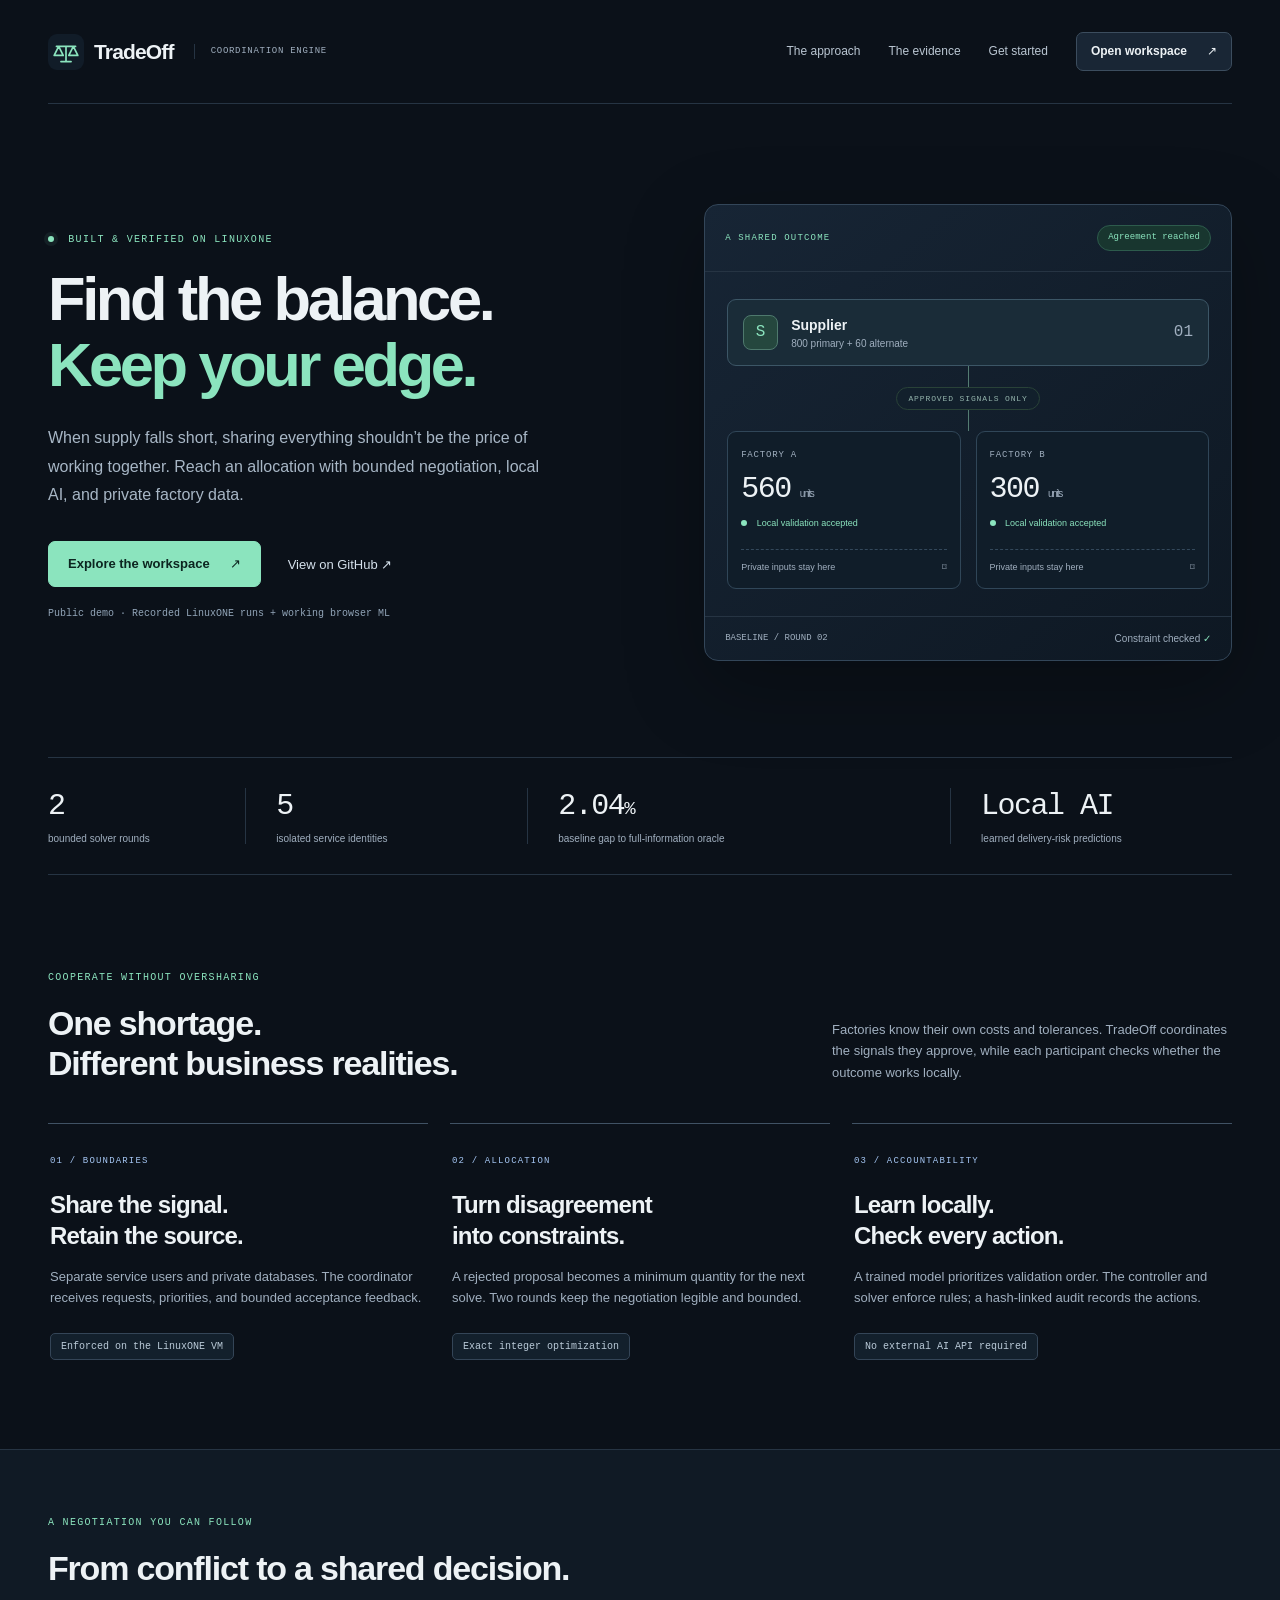
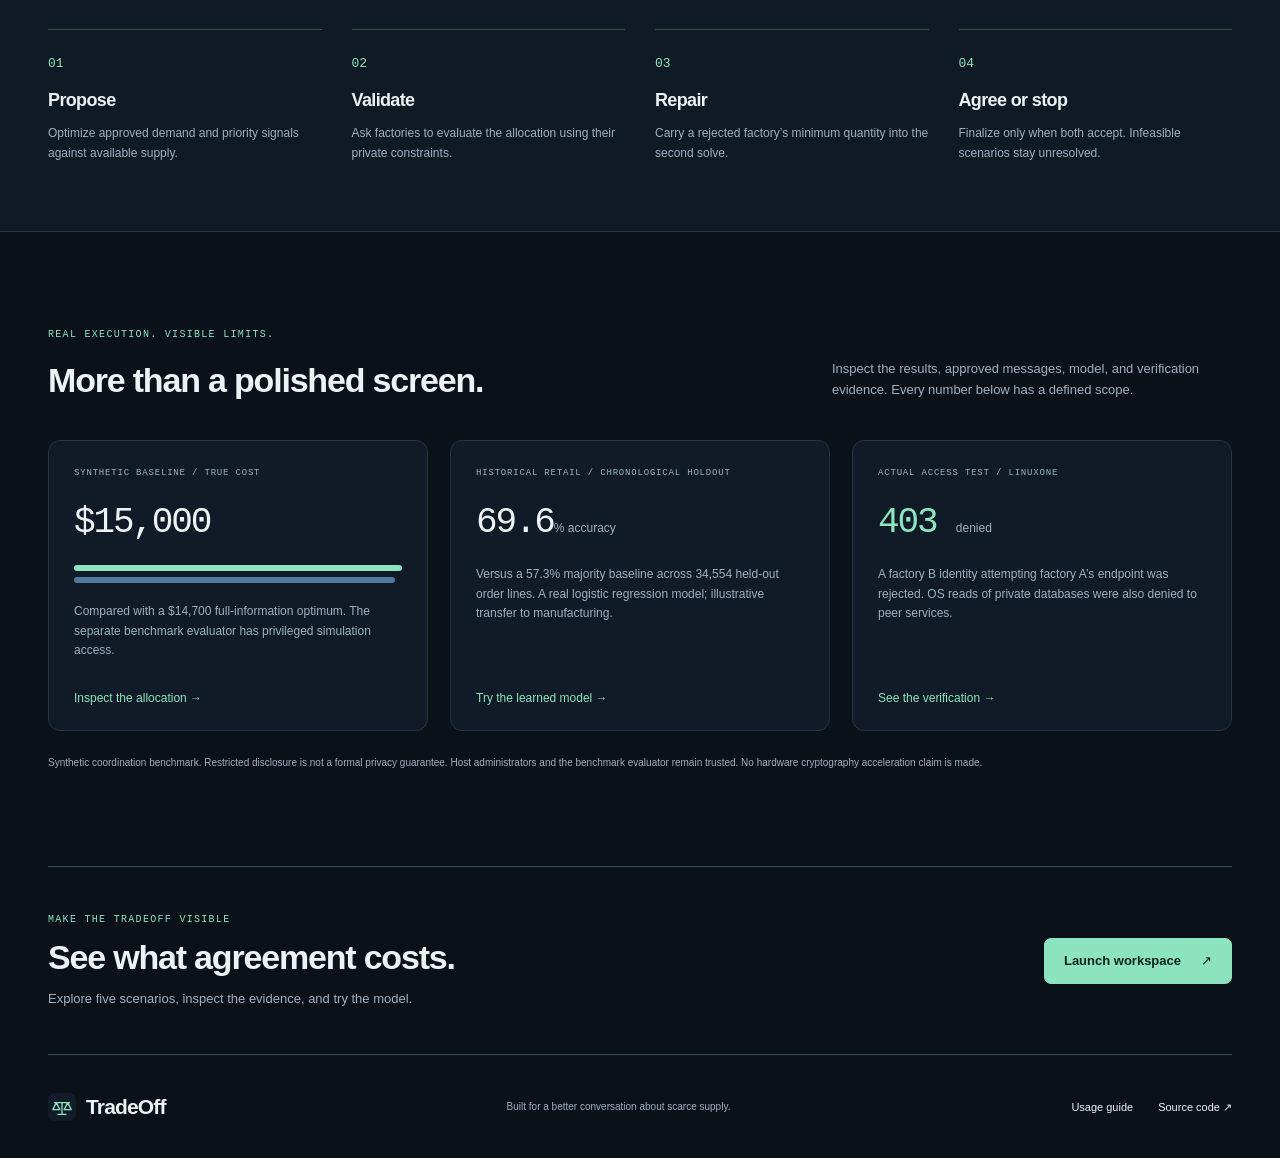
<file: tradeoff/web/index.html>
<!doctype html>
<html lang="en"><head><meta charset="utf-8"><meta name="viewport" content="width=device-width,initial-scale=1"><meta name="description" content="Coordinate a supply shortage without pooling every factory's private business data. Explore TradeOff, running on LinuxONE."><meta name="theme-color" content="#0b1119"><title>TradeOff — Find the balance.</title><link rel="icon" href="favicon.svg" type="image/svg+xml"><link rel="stylesheet" href="style.css"><script defer src="home.js"></script></head>
<body class="landing"><a class="skip" href="#main">Skip to content</a><header class="site-header wrap"><a class="brand" href="index.html"><img src="favicon.svg" width="36" height="36" alt="">TradeOff<span class="brand-tag">COORDINATION ENGINE</span></a><nav aria-label="Main"><a href="#approach">The approach</a><a href="#evidence">The evidence</a><a href="guide.html">Get started</a><a class="button small" href="workspace.html">Open workspace <span aria-hidden="true">↗</span></a></nav></header>
<main id="main"><section class="hero wrap"><div class="hero-copy"><p class="eyebrow"><span class="pulse"></span> BUILT &amp; VERIFIED ON LINUXONE</p><h1>Find the balance.<br><span>Keep your edge.</span></h1><p class="lead">When supply falls short, sharing everything shouldn’t be the price of working together. Reach an allocation with bounded negotiation, local AI, and private factory data.</p><div class="hero-actions"><a class="button primary" href="workspace.html">Explore the workspace <span aria-hidden="true">↗</span></a><a class="text-link" href="https://github.com/SushantBotla/TradeOff">View on GitHub <span aria-hidden="true">↗</span></a></div><p class="hero-note" id="home-mode">Public demo · Recorded LinuxONE runs + working browser ML</p></div>
<div class="network-card" aria-label="Baseline scenario: supplier with 800 primary units, 60 alternate units, Factory A allocated 560 and Factory B allocated 300"><div class="card-top"><span class="eyebrow">A SHARED OUTCOME</span><span class="pill green">Agreement reached</span></div><div class="network"><div class="supply-node"><span class="node-icon">S</span><div><strong>Supplier</strong><small>800 primary + 60 alternate</small></div><span class="mono muted">01</span></div><div class="branches"><span class="flow-label">APPROVED SIGNALS ONLY</span></div><div class="factory-pair"><div class="factory-node"><span class="mini-label">FACTORY A</span><strong>560<span>units</span></strong><p><i class="dot"></i> Local validation accepted</p><div class="private-line">Private inputs stay here <span>⌑</span></div></div><div class="factory-node"><span class="mini-label">FACTORY B</span><strong>300<span>units</span></strong><p><i class="dot"></i> Local validation accepted</p><div class="private-line">Private inputs stay here <span>⌑</span></div></div></div></div><div class="card-bottom"><span class="mono">BASELINE / ROUND 02</span><span>Constraint checked <span class="green-text">✓</span></span></div></div></section>
<section class="proof-strip wrap" aria-label="Project at a glance"><div><strong>2</strong><span>bounded solver rounds</span></div><div><strong>5</strong><span>isolated service identities</span></div><div><strong>2.04<span>%</span></strong><span>baseline gap to full-information oracle</span></div><div><strong>Local AI</strong><span>learned delivery-risk predictions</span></div></section>
<section class="section wrap" id="approach"><div class="section-heading"><div><p class="eyebrow">COOPERATE WITHOUT OVERSHARING</p><h2>One shortage.<br>Different business realities.</h2></div><p>Factories know their own costs and tolerances. TradeOff coordinates the signals they approve, while each participant checks whether the outcome works locally.</p></div><div class="feature-grid"><article class="feature"><span class="feature-number">01 / BOUNDARIES</span><h3>Share the signal.<br>Retain the source.</h3><p>Separate service users and private databases. The coordinator receives requests, priorities, and bounded acceptance feedback.</p><span class="chip">Enforced on the LinuxONE VM</span></article><article class="feature"><span class="feature-number">02 / ALLOCATION</span><h3>Turn disagreement<br>into constraints.</h3><p>A rejected proposal becomes a minimum quantity for the next solve. Two rounds keep the negotiation legible and bounded.</p><span class="chip">Exact integer optimization</span></article><article class="feature"><span class="feature-number">03 / ACCOUNTABILITY</span><h3>Learn locally.<br>Check every action.</h3><p>A trained model prioritizes validation order. The controller and solver enforce rules; a hash-linked audit records the actions.</p><span class="chip">No external AI API required</span></article></div></section>
<section class="process-section"><div class="wrap section"><p class="eyebrow">A NEGOTIATION YOU CAN FOLLOW</p><h2>From conflict to a shared decision.</h2><div class="process"><article><span>01</span><h3>Propose</h3><p>Optimize approved demand and priority signals against available supply.</p></article><article><span>02</span><h3>Validate</h3><p>Ask factories to evaluate the allocation using their private constraints.</p></article><article><span>03</span><h3>Repair</h3><p>Carry a rejected factory’s minimum quantity into the second solve.</p></article><article><span>04</span><h3>Agree or stop</h3><p>Finalize only when both accept. Infeasible scenarios stay unresolved.</p></article></div></div></section>
<section class="section wrap" id="evidence"><div class="section-heading"><div><p class="eyebrow">REAL EXECUTION. VISIBLE LIMITS.</p><h2>More than a polished screen.</h2></div><p>Inspect the results, approved messages, model, and verification evidence. Every number below has a defined scope.</p></div><div class="evidence-grid"><article class="evidence-card"><span class="mini-label">SYNTHETIC BASELINE / TRUE COST</span><strong>$15,000</strong><div class="comparison"><span class="bar candidate"></span><span class="bar oracle"></span></div><p>Compared with a $14,700 full-information optimum. The separate benchmark evaluator has privileged simulation access.</p><a href="workspace.html">Inspect the allocation →</a></article><article class="evidence-card"><span class="mini-label">HISTORICAL RETAIL / CHRONOLOGICAL HOLDOUT</span><strong>69.6<span>% accuracy</span></strong><p>Versus a 57.3% majority baseline across 34,554 held-out order lines. A real logistic regression model; illustrative transfer to manufacturing.</p><a href="workspace.html#risk">Try the learned model →</a></article><article class="evidence-card"><span class="mini-label">ACTUAL ACCESS TEST / LINUXONE</span><strong class="green-text">403 <span>denied</span></strong><p>A factory B identity attempting factory A’s endpoint was rejected. OS reads of private databases were also denied to peer services.</p><a href="workspace.html#trust">See the verification →</a></article></div><p class="scope-note">Synthetic coordination benchmark. Restricted disclosure is not a formal privacy guarantee. Host administrators and the benchmark evaluator remain trusted. No hardware cryptography acceleration claim is made.</p></section>
<section class="cta wrap"><div><p class="eyebrow">MAKE THE TRADEOFF VISIBLE</p><h2>See what agreement costs.</h2><p>Explore five scenarios, inspect the evidence, and try the model.</p></div><a class="button primary" href="workspace.html">Launch workspace <span aria-hidden="true">↗</span></a></section></main>
<footer class="site-footer wrap"><a class="brand" href="index.html"><img src="favicon.svg" width="28" height="28" alt="">TradeOff</a><p>Built for a better conversation about scarce supply.</p><div><a href="guide.html">Usage guide</a><a href="https://github.com/SushantBotla/TradeOff">Source code ↗</a></div></footer></body></html>
</file>
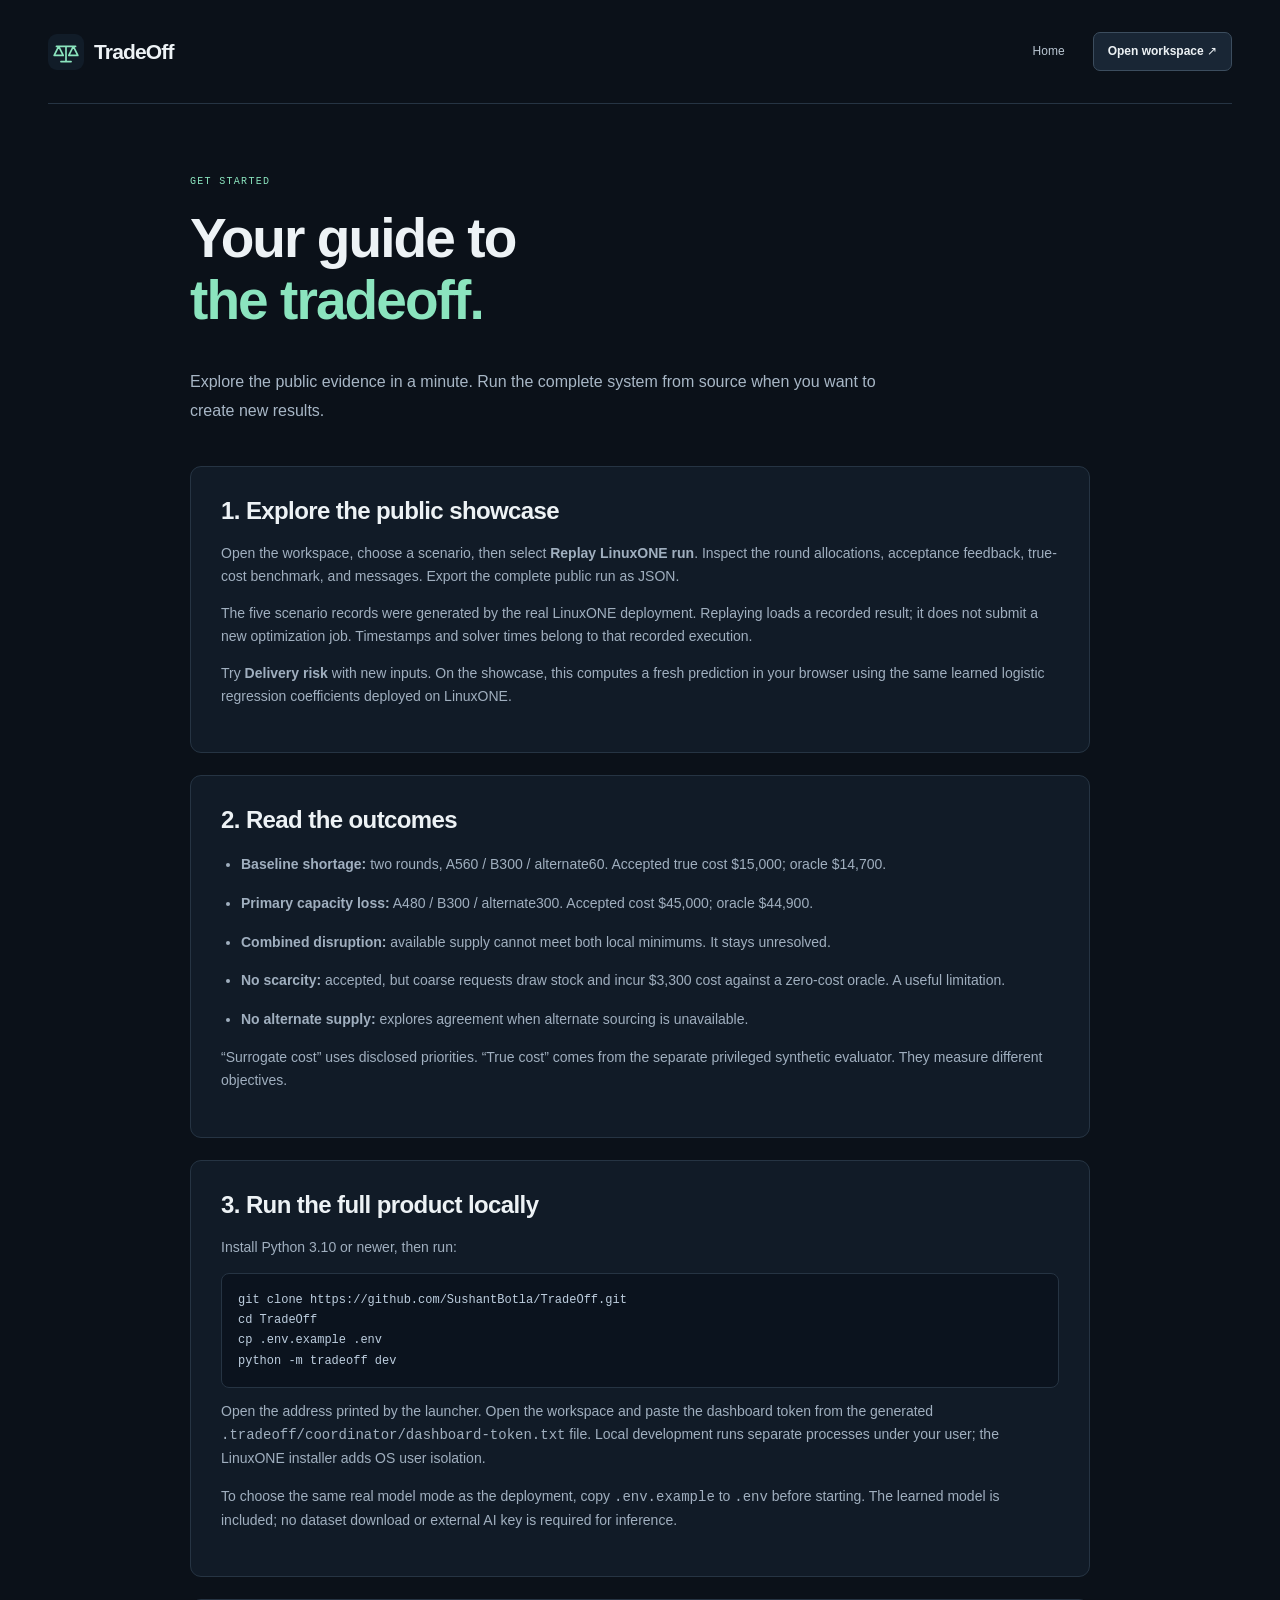
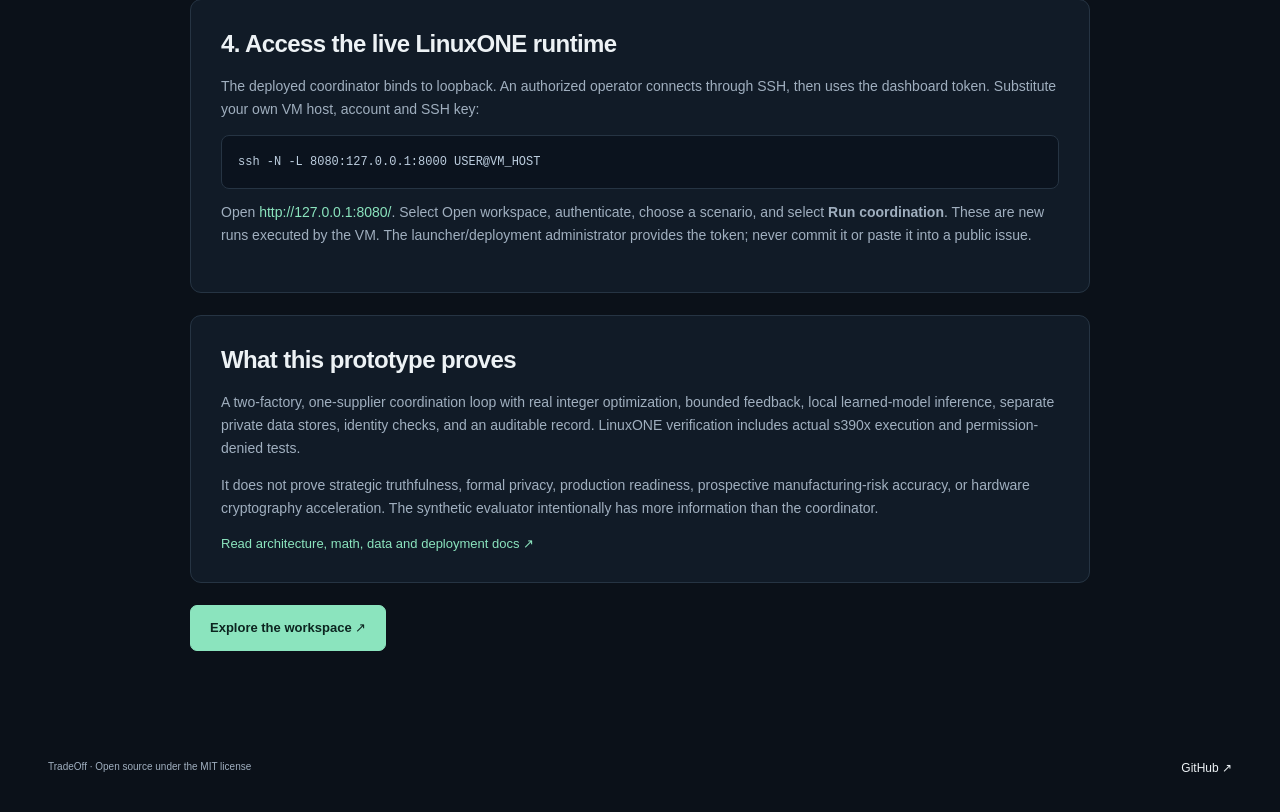
<file: tradeoff/web/guide.html>
<!doctype html><html lang="en"><head><meta charset="utf-8"><meta name="viewport" content="width=device-width,initial-scale=1"><title>Get started — TradeOff</title><link rel="icon" href="favicon.svg"><link rel="stylesheet" href="style.css"></head><body class="landing"><header class="site-header wrap"><a class="brand" href="index.html"><img src="favicon.svg" width="36" height="36" alt="">TradeOff</a><nav aria-label="Main"><a href="index.html">Home</a><a class="button small" href="workspace.html">Open workspace ↗</a></nav></header><main class="guide wrap"><p class="eyebrow">GET STARTED</p><h1>Your guide to<br><span class="green-text">the tradeoff.</span></h1><p class="lead">Explore the public evidence in a minute. Run the complete system from source when you want to create new results.</p><section class="panel"><h2>1. Explore the public showcase</h2><p>Open the workspace, choose a scenario, then select <strong>Replay LinuxONE run</strong>. Inspect the round allocations, acceptance feedback, true-cost benchmark, and messages. Export the complete public run as JSON.</p><p>The five scenario records were generated by the real LinuxONE deployment. Replaying loads a recorded result; it does not submit a new optimization job. Timestamps and solver times belong to that recorded execution.</p><p>Try <strong>Delivery risk</strong> with new inputs. On the showcase, this computes a fresh prediction in your browser using the same learned logistic regression coefficients deployed on LinuxONE.</p></section><section class="panel"><h2>2. Read the outcomes</h2><ul class="guide-list"><li><strong>Baseline shortage:</strong> two rounds, A560 / B300 / alternate60. Accepted true cost $15,000; oracle $14,700.</li><li><strong>Primary capacity loss:</strong> A480 / B300 / alternate300. Accepted cost $45,000; oracle $44,900.</li><li><strong>Combined disruption:</strong> available supply cannot meet both local minimums. It stays unresolved.</li><li><strong>No scarcity:</strong> accepted, but coarse requests draw stock and incur $3,300 cost against a zero-cost oracle. A useful limitation.</li><li><strong>No alternate supply:</strong> explores agreement when alternate sourcing is unavailable.</li></ul><p>“Surrogate cost” uses disclosed priorities. “True cost” comes from the separate privileged synthetic evaluator. They measure different objectives.</p></section><section class="panel"><h2>3. Run the full product locally</h2><p>Install Python 3.10 or newer, then run:</p><pre>git clone https://github.com/SushantBotla/TradeOff.git
cd TradeOff
cp .env.example .env
python -m tradeoff dev</pre><p>Open the address printed by the launcher. Open the workspace and paste the dashboard token from the generated <code>.tradeoff/coordinator/dashboard-token.txt</code> file. Local development runs separate processes under your user; the LinuxONE installer adds OS user isolation.</p><p>To choose the same real model mode as the deployment, copy <code>.env.example</code> to <code>.env</code> before starting. The learned model is included; no dataset download or external AI key is required for inference.</p></section><section class="panel"><h2>4. Access the live LinuxONE runtime</h2><p>The deployed coordinator binds to loopback. An authorized operator connects through SSH, then uses the dashboard token. Substitute your own VM host, account and SSH key:</p><pre>ssh -N -L 8080:127.0.0.1:8000 USER@VM_HOST</pre><p>Open <a href="http://127.0.0.1:8080/">http://127.0.0.1:8080/</a>. Select Open workspace, authenticate, choose a scenario, and select <strong>Run coordination</strong>. These are new runs executed by the VM. The launcher/deployment administrator provides the token; never commit it or paste it into a public issue.</p></section><section class="panel"><h2>What this prototype proves</h2><p>A two-factory, one-supplier coordination loop with real integer optimization, bounded feedback, local learned-model inference, separate private data stores, identity checks, and an auditable record. LinuxONE verification includes actual s390x execution and permission-denied tests.</p><p>It does not prove strategic truthfulness, formal privacy, production readiness, prospective manufacturing-risk accuracy, or hardware cryptography acceleration. The synthetic evaluator intentionally has more information than the coordinator.</p><a class="text-link" href="https://github.com/SushantBotla/TradeOff/tree/main/docs">Read architecture, math, data and deployment docs ↗</a></section><a class="button primary" href="workspace.html">Explore the workspace ↗</a></main><footer class="site-footer wrap"><p>TradeOff · Open source under the MIT license</p><a href="https://github.com/SushantBotla/TradeOff">GitHub ↗</a></footer></body></html>
</file>
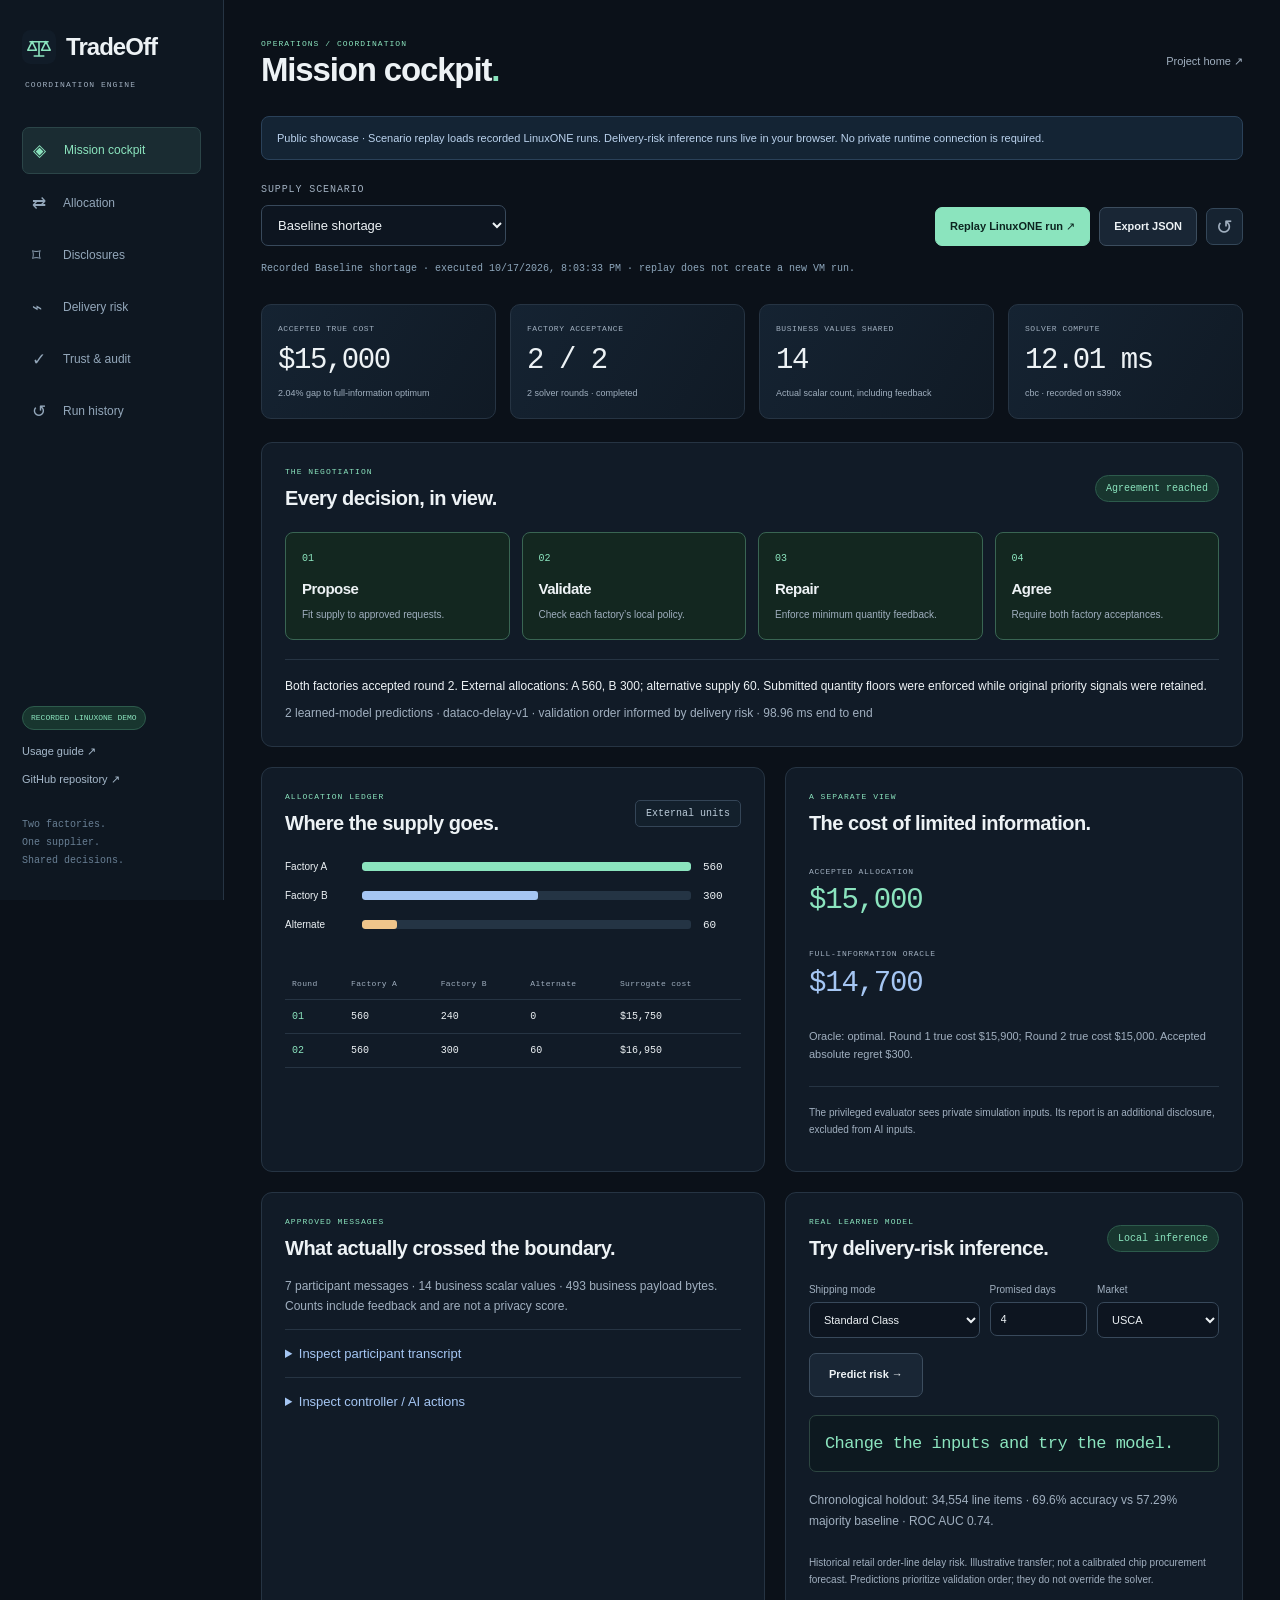
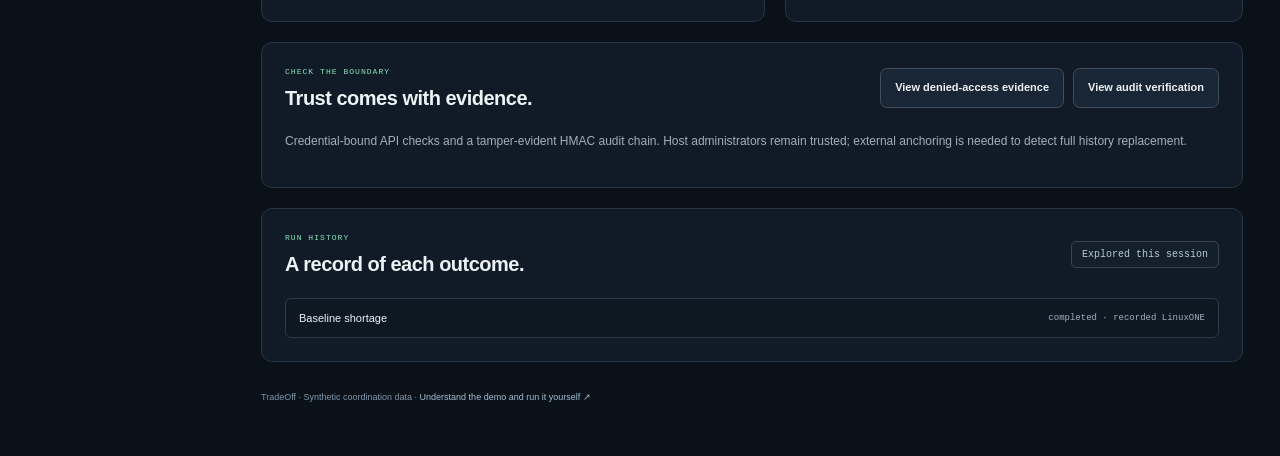
<file: tradeoff/web/workspace.html>
<!doctype html><html lang="en"><head><meta charset="utf-8"><meta name="viewport" content="width=device-width,initial-scale=1"><meta name="theme-color" content="#0b1119"><title>Workspace — TradeOff</title><link rel="icon" href="favicon.svg"><link rel="stylesheet" href="style.css"><script defer src="app.js"></script></head><body class="workspace"><a class="skip" href="#main">Skip to content</a><aside class="sidebar"><a class="brand" href="index.html"><img src="favicon.svg" width="34" height="34" alt="">TradeOff</a><p class="sidebar-label">COORDINATION ENGINE</p><nav aria-label="Workspace"><a class="active" href="#main"><span>◈</span> Mission cockpit</a><a href="#allocation"><span>⇄</span> Allocation</a><a href="#disclosures"><span>⌑</span> Disclosures</a><a href="#risk"><span>⌁</span> Delivery risk</a><a href="#trust"><span>✓</span> Trust &amp; audit</a><a href="#history"><span>↺</span> Run history</a></nav><div class="sidebar-foot"><span class="pill" id="runtime">Loading runtime…</span><a href="guide.html">Usage guide ↗</a><a href="https://github.com/SushantBotla/TradeOff">GitHub repository ↗</a><p>Two factories.<br>One supplier.<br>Shared decisions.</p></div></aside>
<div class="workspace-main"><header class="workspace-header"><div><span class="eyebrow">OPERATIONS / COORDINATION</span><h1>Mission cockpit<span class="green-text">.</span></h1></div><a class="text-link" href="index.html">Project home ↗</a></header><main id="main"><div class="mode-banner" id="mode-banner">Checking runtime…</div><section class="panel login-panel" id="login" hidden><div><p class="eyebrow">PROTECTED RUNTIME</p><h2>Connect to your coordinator.</h2><p>Use the dashboard token supplied by the launcher. It stays in this browser tab’s session.</p></div><form id="login-form"><label for="token">Dashboard token</label><input id="token" type="password" autocomplete="off" required><button class="button primary" type="submit">Connect securely →</button></form></section>
<section class="control-bar" id="controls" hidden><div><label class="mini-label" for="scenario">SUPPLY SCENARIO</label><select id="scenario"><option value="baseline">Baseline shortage</option><option value="primary_loss">Primary capacity loss</option><option value="combined_loss">Combined disruption</option><option value="no_scarcity">No scarcity</option><option value="no_alternate">No alternate supply</option></select></div><div class="control-actions"><button class="button primary" id="run">Run coordination ↗</button><button class="button" id="export" disabled>Export JSON</button><button class="icon-button" id="reset" aria-label="Reset workspace view" title="Reset view">↺</button><button class="button small" id="logout" hidden>Disconnect</button></div></section><p id="status" class="status-line" role="status" aria-live="polite">Preparing workspace…</p>
<section class="metrics" aria-label="Current run metrics"><article><span class="mini-label">ACCEPTED TRUE COST</span><strong id="metric-cost">—</strong><small id="metric-gap">Privileged synthetic benchmark</small></article><article><span class="mini-label">FACTORY ACCEPTANCE</span><strong id="metric-accept">—<span> / 2</span></strong><small id="metric-round">Waiting for a scenario</small></article><article><span class="mini-label">BUSINESS VALUES SHARED</span><strong id="metric-disclosure">—</strong><small>Actual scalar count, including feedback</small></article><article><span class="mini-label">SOLVER COMPUTE</span><strong id="metric-solve">—</strong><small id="metric-backend">Measured execution time</small></article></section>
<section class="panel" id="result"><div class="panel-heading"><div><p class="eyebrow">THE NEGOTIATION</p><h2>Every decision, in view.</h2></div><span class="pill" id="run-state">Ready to explore</span></div><div class="phases"><article id="phase-propose"><span>01</span><h3>Propose</h3><p>Fit supply to approved requests.</p></article><article id="phase-validate"><span>02</span><h3>Validate</h3><p>Check each factory’s local policy.</p></article><article id="phase-repair"><span>03</span><h3>Repair</h3><p>Enforce minimum quantity feedback.</p></article><article id="phase-agree"><span>04</span><h3>Agree</h3><p>Require both factory acceptances.</p></article></div><p id="explanation" class="explanation">Select a scenario to inspect how a shortage becomes a decision.</p><p id="ai-label" class="muted compact"></p></section>
<div class="dashboard-grid"><section class="panel" id="allocation"><div class="panel-heading"><div><p class="eyebrow">ALLOCATION LEDGER</p><h2>Where the supply goes.</h2></div><span class="chip">External units</span></div><div id="allocation-bars" class="allocation-bars"><p class="muted">Allocation appears after a run.</p></div><div class="table-scroll"><table><caption class="sr-only">Allocation by solver round</caption><thead><tr><th>Round</th><th>Factory A</th><th>Factory B</th><th>Alternate</th><th>Surrogate cost</th></tr></thead><tbody id="allocations"></tbody></table></div></section><section class="panel benchmark-panel"><p class="eyebrow">A SEPARATE VIEW</p><h2>The cost of limited information.</h2><div class="cost-pair"><div><span class="mini-label">ACCEPTED ALLOCATION</span><strong id="candidate-cost">—</strong></div><div><span class="mini-label">FULL-INFORMATION ORACLE</span><strong id="oracle-cost">—</strong></div></div><p id="benchmark" class="muted">The evaluator compares synthetic true costs after coordination.</p><p class="scope-note">The privileged evaluator sees private simulation inputs. Its report is an additional disclosure, excluded from AI inputs.</p></section></div>
<div class="dashboard-grid"><section class="panel" id="disclosures"><p class="eyebrow">APPROVED MESSAGES</p><h2>What actually crossed the boundary.</h2><p id="disclosure" class="muted">Only approved business signals are exchanged.</p><details><summary>Inspect participant transcript</summary><pre id="transcript">Run a scenario to inspect messages.</pre></details><details><summary>Inspect controller / AI actions</summary><ol id="actions"></ol></details></section><section class="panel" id="risk"><div class="panel-heading"><div><p class="eyebrow">REAL LEARNED MODEL</p><h2>Try delivery-risk inference.</h2></div><span class="pill green">Local inference</span></div><form id="risk-form" class="risk-form"><div><label for="shipping-mode">Shipping mode</label><select id="shipping-mode"><option>Standard Class</option><option>Second Class</option><option>First Class</option><option>Same Day</option></select></div><div><label for="scheduled-days">Promised days</label><input id="scheduled-days" type="number" min="0" max="10" step="1" value="4" required></div><div><label for="market">Market</label><select id="market"><option>USCA</option><option>Africa</option><option>Europe</option><option>LATAM</option><option>Pacific Asia</option></select></div><button class="button" type="submit" id="predict">Predict risk →</button></form><div id="prediction" class="prediction" role="status">Change the inputs and try the model.</div><p id="model-metrics" class="muted compact"></p><p class="scope-note">Historical retail order-line delay risk. Illustrative transfer; not a calibrated chip procurement forecast. Predictions prioritize validation order; they do not override the solver.</p></section></div>
<section class="panel" id="trust"><div class="panel-heading"><div><p class="eyebrow">CHECK THE BOUNDARY</p><h2>Trust comes with evidence.</h2></div><div class="control-actions"><button class="button" id="denial">Test denied access</button><button class="button" id="audit">Verify audit chain</button></div></div><p class="muted">Credential-bound API checks and a tamper-evident HMAC audit chain. Host administrators remain trusted; external anchoring is needed to detect full history replacement.</p><pre id="check-result" hidden></pre></section>
<section class="panel" id="history"><div class="panel-heading"><div><p class="eyebrow">RUN HISTORY</p><h2>A record of each outcome.</h2></div><span class="chip" id="history-label">This session</span></div><div id="run-history" class="history-list"><p class="muted">Your explored scenarios appear here.</p></div></section><footer class="workspace-footer">TradeOff · Synthetic coordination data · <a href="guide.html">Understand the demo and run it yourself ↗</a></footer></main></div></body></html>
</file>
<file: tradeoff/web/style.css>
@charset "UTF-8";
:root{--bg:#0b1119;--surface:#111b27;--surface2:#15212e;--line:#263443;--text:#edf2f5;--muted:#a0afbf;--mint:#8be4be;--blue:#a5c6f3;--amber:#efc58b;--radius:14px;color-scheme:dark;font-family:"Segoe UI",Arial,sans-serif;color:var(--text);background:var(--bg);font-synthesis:none;scroll-behavior:smooth;scroll-padding-top:30px}
*{box-sizing:border-box}body{margin:0}a{color:inherit;text-decoration:none}a:hover{color:var(--mint)}button,input,select{font:inherit}button,a,input,select,summary{-webkit-tap-highlight-color:transparent}button:focus-visible,a:focus-visible,input:focus-visible,select:focus-visible,summary:focus-visible{outline:2px solid var(--mint);outline-offset:4px}button{cursor:pointer}button:disabled{opacity:.45;cursor:wait}input,select{background:#0d1520;border:1px solid #38495b;color:var(--text);border-radius:7px;padding:11px 12px;max-width:100%}label{display:block;font-size:12px;color:var(--muted);margin-bottom:7px}p{line-height:1.65}h1,h2,h3,p{margin-top:0}h1,h2,h3{font-weight:600;letter-spacing:-.035em}h2{font-size:34px;line-height:1.17;margin-bottom:22px}h3{font-size:22px;line-height:1.3}strong{font-weight:600}small{display:block}code,pre,.mono{font-family:Consolas,"Cascadia Code",monospace}pre{white-space:pre-wrap;overflow-wrap:anywhere;max-height:420px;overflow:auto;background:#0b131e;border:1px solid var(--line);border-radius:8px;padding:16px;font-size:12px;line-height:1.7;color:#bdcedf}summary{cursor:pointer;padding:16px 0;color:var(--blue);font-size:13px;border-top:1px solid var(--line)}[hidden]{display:none!important}.wrap{max-width:1240px;width:calc(100% - 96px);margin:0 auto}.muted,.scope-note{color:var(--muted)}.green-text{color:var(--mint)}.eyebrow,.mini-label,.feature-number,.brand-tag,.sidebar-label{font:10px/1.6 Consolas,monospace;letter-spacing:.13em;color:var(--muted)}.eyebrow{margin-bottom:18px;color:var(--mint)}.mini-label{display:block;letter-spacing:.09em}.button{display:inline-flex;align-items:center;justify-content:center;gap:20px;border:1px solid #3c4d5e;border-radius:7px;background:#192635;color:var(--text);font-size:13px;font-weight:600;padding:13px 19px;line-height:1.4;white-space:nowrap;transition:background .15s,transform .15s}.button:hover{background:#233649;color:var(--text);transform:translateY(-1px)}.button.primary{background:var(--mint);border-color:var(--mint);color:#0c2520}.button.primary:hover{background:#b0f2d4}.button.small{font-size:12px;padding:10px 14px}.text-link{font-size:13px;color:#d5e1ec}.pill,.chip{display:inline-flex;align-items:center;gap:7px;border:1px solid #344557;border-radius:30px;padding:5px 10px;font:10px/1.5 Consolas,monospace;color:#bacad8;white-space:nowrap}.pill.green{background:#18362f;border-color:#2d5b4c;color:var(--mint)}.chip{border-radius:5px;background:#13202c;letter-spacing:0}.dot,.pulse{display:inline-block;width:6px;height:6px;background:var(--mint);border-radius:50%;margin-right:7px}.pulse{box-shadow:0 0 0 4px #8be4be12}.skip{position:absolute;left:15px;top:-100px;padding:12px;background:var(--mint);color:#0b1119;z-index:10}.skip:focus{top:12px}.sr-only{position:absolute;width:1px;height:1px;padding:0;margin:-1px;overflow:hidden;clip:rect(0,0,0,0);white-space:nowrap;border:0}
.site-header{height:104px;display:flex;align-items:center;justify-content:space-between;border-bottom:1px solid var(--line)}.brand{display:inline-flex;align-items:center;gap:10px;font-size:21px;font-weight:650;letter-spacing:-.04em}.brand-tag{border-left:1px solid var(--line);padding-left:16px;margin-left:10px;font-size:9px;letter-spacing:.08em}.site-header nav{display:flex;align-items:center;gap:28px;font-size:12px;color:#bac6d2}.hero{display:grid;grid-template-columns:1.12fr 1fr;gap:65px;align-items:center;padding-top:100px;padding-bottom:96px}.hero h1{font-size:clamp(44px,4.8vw,66px);line-height:1.07;letter-spacing:-.055em;margin-bottom:26px}.hero h1 span{color:var(--mint)}.lead{font-size:16px;color:#a8b7c6;max-width:510px;line-height:1.8}.hero-actions{display:flex;align-items:center;gap:27px;margin:31px 0 18px}.hero-note{font:10px/1.7 Consolas,monospace;color:#92a5b8}.network-card{border:1px solid #334659;border-radius:14px;background:linear-gradient(140deg,#172535,#0e1823);box-shadow:0 25px 80px #0004;position:relative;overflow:hidden}.card-top,.card-bottom{display:flex;justify-content:space-between;align-items:center;padding:20px;border-bottom:1px solid var(--line)}.card-top .eyebrow{margin:0;font-size:9px}.card-top .pill{font-size:9px}.card-bottom{border-top:1px solid var(--line);border-bottom:0;font-size:10px;color:var(--muted);padding:16px 20px}.card-bottom .mono{font-size:9px}.network{padding:27px 22px}.supply-node{padding:15px;display:flex;align-items:center;gap:13px;border:1px solid #3c5666;border-radius:9px;background:#1a2c38}.supply-node strong{font-size:14px}.supply-node small{font-size:10px;color:var(--muted);margin-top:4px}.supply-node>.mono{margin-left:auto}.node-icon{display:grid;place-items:center;width:35px;height:35px;border:1px solid #4e796d;border-radius:8px;background:#25473e;color:var(--mint);font:16px Consolas,monospace}.branches{height:65px;background:linear-gradient(#547c72,#547c72) no-repeat center/1px 100%;position:relative;display:grid;place-items:center}.flow-label{font:8px Consolas,monospace;letter-spacing:.11em;background:#12202c;color:#95b5ad;padding:6px 11px;z-index:1;border:1px solid #294238;border-radius:20px}.factory-pair{display:grid;grid-template-columns:1fr 1fr;gap:15px}.factory-node{border:1px solid #304658;border-radius:9px;padding:16px 13px;background:#101d29}.factory-node .mini-label{font-size:9px}.factory-node>strong{display:block;font:30px/1.8 Consolas,monospace;letter-spacing:-.05em}.factory-node strong>span{font:10px "Segoe UI",sans-serif;color:var(--muted);margin-left:9px}.factory-node p{font-size:9px;color:var(--mint);margin-bottom:18px}.private-line{border-top:1px dashed #33485b;padding-top:12px;font-size:9px;color:var(--muted);display:flex;justify-content:space-between}.proof-strip{display:grid;grid-template-columns:.7fr 1fr 1.5fr 1fr;border-top:1px solid var(--line);border-bottom:1px solid var(--line);padding:30px 0}.proof-strip>div{padding-left:30px;border-left:1px solid var(--line)}.proof-strip>div:first-child{padding-left:0;border:0}.proof-strip strong{font:30px/1.2 Consolas,monospace;display:block;color:var(--text);letter-spacing:-.05em}.proof-strip strong span{font-size:19px}.proof-strip div>span{font-size:10px;color:var(--muted);display:block;margin-top:9px}.section{padding-top:95px;padding-bottom:85px}.section-heading{display:flex;justify-content:space-between;align-items:end;margin-bottom:40px;gap:65px}.section-heading h2{margin:0}.section-heading>p{font-size:13px;color:var(--muted);max-width:400px;margin:0}.feature-grid,.evidence-grid{display:grid;grid-template-columns:repeat(3,1fr);gap:22px}.feature{border-top:1px solid #405264;padding:25px 2px 4px}.feature-number{color:var(--blue);font-size:9px}.feature h3{margin-top:20px;margin-bottom:15px;font-size:24px}.feature p{font-size:13px;color:var(--muted);margin-bottom:24px}.process-section{background:#101a25;border-top:1px solid var(--line);border-bottom:1px solid var(--line)}.process-section .section{padding-top:65px;padding-bottom:55px}.process{display:grid;grid-template-columns:repeat(4,1fr);margin-top:40px;gap:30px}.process article{border-top:1px solid #395044;padding-top:23px}.process article>span{font:13px Consolas,monospace;color:var(--mint)}.process h3{font-size:18px;margin:18px 0 12px}.process p{font-size:12px;color:var(--muted)}.evidence-card{border:1px solid var(--line);border-radius:12px;padding:25px;background:#101b27;display:flex;flex-direction:column}.evidence-card .mini-label{font-size:9px}.evidence-card>strong{font:36px/1.5 Consolas,monospace;letter-spacing:-.06em;margin:15px 0}.evidence-card strong>span{font:12px "Segoe UI",sans-serif;letter-spacing:0;color:var(--muted)}.evidence-card p{color:var(--muted);font-size:12px}.evidence-card a{margin-top:auto;color:var(--mint);font-size:12px;padding-top:18px}.comparison{display:flex;flex-direction:column;gap:6px;margin-bottom:19px}.bar{height:6px;border-radius:3px;display:block}.bar.candidate{width:100%;background:var(--mint)}.bar.oracle{width:98%;background:#52799b}.scope-note{font-size:10px;line-height:1.7;margin-top:23px}.cta{border-top:1px solid #364f48;border-bottom:1px solid #364f48;padding:45px 0;display:flex;align-items:center;justify-content:space-between;gap:30px}.cta .eyebrow{margin-bottom:10px}.cta h2{margin-bottom:10px}.cta p:last-child{color:var(--muted);font-size:13px;margin:0}.site-footer{display:flex;align-items:center;justify-content:space-between;padding-top:38px;padding-bottom:38px;gap:20px}.site-footer p{font-size:10px;color:var(--muted);margin:0}.site-footer>div{display:flex;gap:25px;font-size:11px}.site-footer>a:last-child{font-size:12px}.guide{max-width:900px;padding-top:70px;padding-bottom:70px}.guide>h1{font-size:55px;line-height:1.12}.guide>.lead{max-width:700px;margin-bottom:40px}.guide .panel{margin-bottom:22px;padding:30px}.guide .panel h2{font-size:24px}.guide .panel p,.guide-list{font-size:14px;color:var(--muted)}.guide-list{padding-left:20px;line-height:1.9}.guide-list li{margin-bottom:12px}.guide .panel a{color:var(--mint)}
.workspace{font-size:13px}.sidebar{position:fixed;top:0;bottom:0;left:0;width:224px;border-right:1px solid var(--line);background:#0e1721;padding:30px 22px;display:flex;flex-direction:column}.sidebar .brand{font-size:24px}.sidebar-label{font-size:8px;margin:15px 0 35px 3px}.sidebar nav{display:flex;flex-direction:column;gap:7px}.sidebar nav a{padding:12px 10px;border-radius:7px;color:#93a7ba;font-size:12px;display:flex;align-items:center;gap:13px}.sidebar nav a.active{background:#1a2c32;color:var(--mint);border:1px solid #2b4548}.sidebar nav a:hover{background:#192835;color:var(--text)}.sidebar nav a>span{width:18px;font-size:17px}.sidebar-foot{margin-top:auto;display:flex;flex-direction:column;align-items:start;gap:15px}.sidebar-foot .pill{font-size:8px;padding:5px 8px}.sidebar-foot>a{font-size:11px;color:#a6b9cb}.sidebar-foot p{font:10px/1.8 Consolas,monospace;color:#687f94;margin:15px 0 0}.workspace-main{margin-left:224px;padding:34px 37px;max-width:1660px}.workspace-header{display:flex;justify-content:space-between;align-items:center;margin-bottom:27px}.workspace-header .eyebrow{font-size:8px;margin-bottom:8px}.workspace-header h1{font-size:33px;margin:0}.workspace-header .text-link{font-size:11px;color:var(--muted)}.mode-banner{background:#142434;border:1px solid #2a4159;border-radius:8px;color:#bbd3ee;font-size:11px;line-height:1.7;padding:12px 15px;margin-bottom:22px}.control-bar{display:flex;justify-content:space-between;align-items:end;gap:15px;margin:5px 0 15px}.control-bar select{min-width:245px}.control-actions{display:flex;align-items:center;gap:9px;flex-wrap:wrap}.control-actions .button{font-size:11px;padding:11px 14px}.icon-button{width:37px;height:37px;background:#162331;color:var(--muted);border:1px solid #344759;border-radius:7px;font-size:20px}.status-line{font:10px/1.6 Consolas,monospace;color:#8ea7bc;min-height:20px;margin:13px 0}.status-line.error{color:#ffb1a8}.metrics{display:grid;grid-template-columns:repeat(4,1fr);gap:14px;margin:23px 0}.metrics article{background:linear-gradient(120deg,#152332,#101a25);border:1px solid var(--line);border-radius:10px;padding:18px 16px}.metrics .mini-label{font-size:8px;letter-spacing:.07em;white-space:nowrap}.metrics strong{font:29px/1.7 Consolas,monospace;letter-spacing:-.05em;display:block}.metrics strong span{font-size:14px;color:var(--muted)}.metrics small{font-size:9px;color:var(--muted);line-height:1.6}.panel{background:var(--surface);border:1px solid var(--line);border-radius:11px;padding:23px;margin-bottom:20px;min-width:0}.panel-heading{display:flex;align-items:center;justify-content:space-between;gap:16px;margin-bottom:22px}.panel .eyebrow{font-size:8px;margin-bottom:8px}.panel h2{font-size:20px;letter-spacing:-.025em;margin-bottom:17px}.panel-heading h2{margin-bottom:0}.panel>.muted{font-size:12px}.phases{display:grid;grid-template-columns:repeat(4,1fr);gap:12px}.phases article{background:#0e1722;border:1px solid #2a394b;padding:16px;border-radius:8px}.phases article.complete{border-color:#396553;background:#132720}.phases article.warn{border-color:#755b35;background:#292416}.phases article>span{font:10px Consolas,monospace;color:#7f99b2}.phases article.complete>span{color:var(--mint)}.phases h3{font-size:15px;margin:15px 0 8px}.phases p{font-size:10px;color:var(--muted);margin:0}.explanation{border-top:1px solid var(--line);padding-top:17px;margin:19px 0 6px;font-size:12px}.compact{font-size:10px;line-height:1.7;margin-bottom:0}.dashboard-grid{display:grid;grid-template-columns:1.1fr 1fr;gap:20px}.table-scroll{overflow:auto}table{border-collapse:collapse;width:100%;margin-top:20px;white-space:nowrap}th,td{text-align:left;border-bottom:1px solid var(--line);padding:11px 7px;font:10px Consolas,monospace}th{font:8px Consolas,monospace;letter-spacing:.04em;color:var(--muted);font-weight:400}td:first-child{color:var(--mint)}.allocation-bars{margin-top:25px}.allocation-line{display:grid;grid-template-columns:65px 1fr 38px;align-items:center;gap:12px;margin:17px 0;font-size:10px}.allocation-track{height:9px;background:#243444;border-radius:3px;overflow:hidden}.allocation-fill{display:block;height:100%;background:var(--mint);border-radius:3px}.allocation-line:nth-child(2) .allocation-fill{background:var(--blue)}.allocation-line:nth-child(3) .allocation-fill{background:var(--amber)}.allocation-line>strong{font:11px Consolas,monospace}.cost-pair{margin:30px 0 20px;display:grid;gap:23px}.cost-pair .mini-label{font-size:8px}.cost-pair strong{display:block;font:29px/1.6 Consolas,monospace;color:var(--mint);letter-spacing:-.04em}.cost-pair>div:nth-child(2) strong{color:var(--blue)}.benchmark-panel>.muted{font-size:11px}.benchmark-panel .scope-note{border-top:1px solid var(--line);padding-top:17px}.risk-form{display:grid;grid-template-columns:1.4fr .8fr 1fr;gap:10px;margin-top:24px}.risk-form select,.risk-form input{width:100%;font-size:11px;padding:10px}.risk-form label{font-size:10px}.risk-form .button{grid-column:1/-1;justify-self:start;font-size:11px;margin-top:5px}.prediction{font:17px/1.5 Consolas,monospace;letter-spacing:-.03em;color:var(--mint);padding:15px;background:#0d1920;border:1px solid #2d4641;border-radius:7px;margin:18px 0}.prediction small{font:10px/1.6 "Segoe UI",sans-serif;color:var(--muted);letter-spacing:0;margin-top:6px}.history-list{display:grid;gap:7px}.history-button{display:flex;align-items:center;justify-content:space-between;gap:15px;text-align:left;width:100%;padding:13px;background:#0e1823;border:1px solid #27394a;border-radius:6px;color:var(--text);font-size:11px}.history-button:hover{border-color:#57786c}.history-button span{color:var(--muted);font:9px Consolas,monospace}.workspace-footer{font-size:9px;color:#8096aa;padding:10px 0 20px}.workspace-footer a{color:#a4bed4}.login-panel{display:grid;grid-template-columns:1fr 1fr;gap:40px}.login-panel p{font-size:12px;color:var(--muted)}.login-panel form{display:flex;flex-direction:column;align-items:stretch;gap:10px;justify-content:center}.login-panel form label{margin:0}.login-panel .button{align-self:start}.panel ol{padding-left:18px;font:10px/1.8 Consolas,monospace;color:var(--muted)}.panel ol li{margin-bottom:10px}
@media(min-width:1500px){.workspace-main{padding:40px 50px}.metrics strong{font-size:34px}.panel{padding:27px}}
@media(max-width:1100px){.brand-tag{display:none}.hero{gap:35px;padding-top:70px}.hero h1{font-size:48px}.hero-actions{gap:20px;flex-wrap:wrap}.sidebar{width:185px;padding:28px 15px}.workspace-main{margin-left:185px;padding:28px 24px}.metrics{grid-template-columns:repeat(2,1fr)}.control-bar{align-items:start;flex-direction:column}.phases{gap:8px}.phases article{padding:12px}.panel-heading{align-items:start}.dashboard-grid{grid-template-columns:1fr}.risk-form{grid-template-columns:1.3fr 1fr 1fr}.site-header nav{gap:18px}.factory-node{padding:12px 9px}.factory-node p{font-size:8px}.network{padding:22px 16px}.feature h3{font-size:21px}.card-top{gap:10px;padding:16px 12px}.card-top .eyebrow{font-size:8px}.card-top .pill{font-size:8px}.card-bottom{font-size:8px;padding:13px}.card-bottom .mono{font-size:8px}}
@media(max-width:760px){.wrap{width:calc(100% - 40px)}.site-header{height:82px}.site-header nav>a:not(.button){display:none}.hero{grid-template-columns:1fr;padding-top:54px;padding-bottom:50px;gap:38px}.hero h1{font-size:48px}.hero .lead{font-size:14px}.network-card{max-width:540px;width:100%}.card-top{padding:18px}.card-top .eyebrow,.card-top .pill{font-size:9px}.network{padding:24px}.factory-node{padding:16px}.factory-node p{font-size:10px}.card-bottom{font-size:10px}.card-bottom .mono{font-size:9px}.proof-strip{grid-template-columns:1fr 1fr;gap:25px 10px;padding:26px 0}.proof-strip>div{padding-left:15px}.proof-strip>div:nth-child(3){border-left:0;padding-left:0}.proof-strip strong{font-size:27px}.proof-strip div>span{font-size:9px}.section{padding-top:60px;padding-bottom:55px}.section-heading{display:block;margin-bottom:28px}.section-heading>p{margin-top:22px}.feature-grid,.evidence-grid{grid-template-columns:1fr}.feature{padding-bottom:20px}.feature h3 br{display:none}.feature h3{font-size:23px}.process{grid-template-columns:1fr 1fr;gap:20px}.process h3{font-size:18px}.cta{align-items:start;flex-direction:column;padding:34px 0}.site-footer{flex-wrap:wrap;padding:28px 0}.site-footer>p{flex-basis:100%;order:3}h2{font-size:29px}.sidebar{position:static;width:auto;padding:16px 20px;border-bottom:1px solid var(--line);border-right:0}.sidebar .brand{font-size:21px}.sidebar-label,.sidebar-foot{display:none}.sidebar nav{flex-direction:row;overflow-x:auto;gap:6px;margin-top:14px}.sidebar nav a{white-space:nowrap;padding:8px;font-size:10px}.sidebar nav a>span{display:none}.workspace-main{margin:0;padding:24px 16px}.workspace-header{gap:12px}.workspace-header h1{font-size:28px}.workspace-header .text-link{font-size:10px}.metrics{gap:9px;margin:20px 0}.metrics article{padding:14px 11px}.metrics .mini-label{font-size:7px;white-space:normal}.metrics strong{font-size:27px}.metrics small{font-size:8px}.panel{padding:18px}.panel h2{font-size:19px}.phases{grid-template-columns:1fr 1fr;gap:9px}.phases article{padding:14px}.phases h3{margin-top:10px}.phases p{font-size:10px}.panel-heading{flex-wrap:wrap;gap:12px}.control-bar{gap:14px}.control-bar>div:first-child,.control-bar select{width:100%}.control-actions{gap:7px}.control-actions .button{padding:10px 12px;font-size:10px}.risk-form{gap:8px}.risk-form select,.risk-form input{padding:8px 6px;font-size:10px}.risk-form label{font-size:9px}.scope-note{font-size:9px}.login-panel{grid-template-columns:1fr;gap:15px}.guide{padding-top:45px}.guide>h1{font-size:44px}.guide .panel{padding:22px}.guide .panel h2{font-size:22px}.guide .panel p,.guide-list{font-size:13px}}
@media(prefers-reduced-motion:reduce){:root{scroll-behavior:auto}.button{transition:none}.button:hover{transform:none}}
</file>
